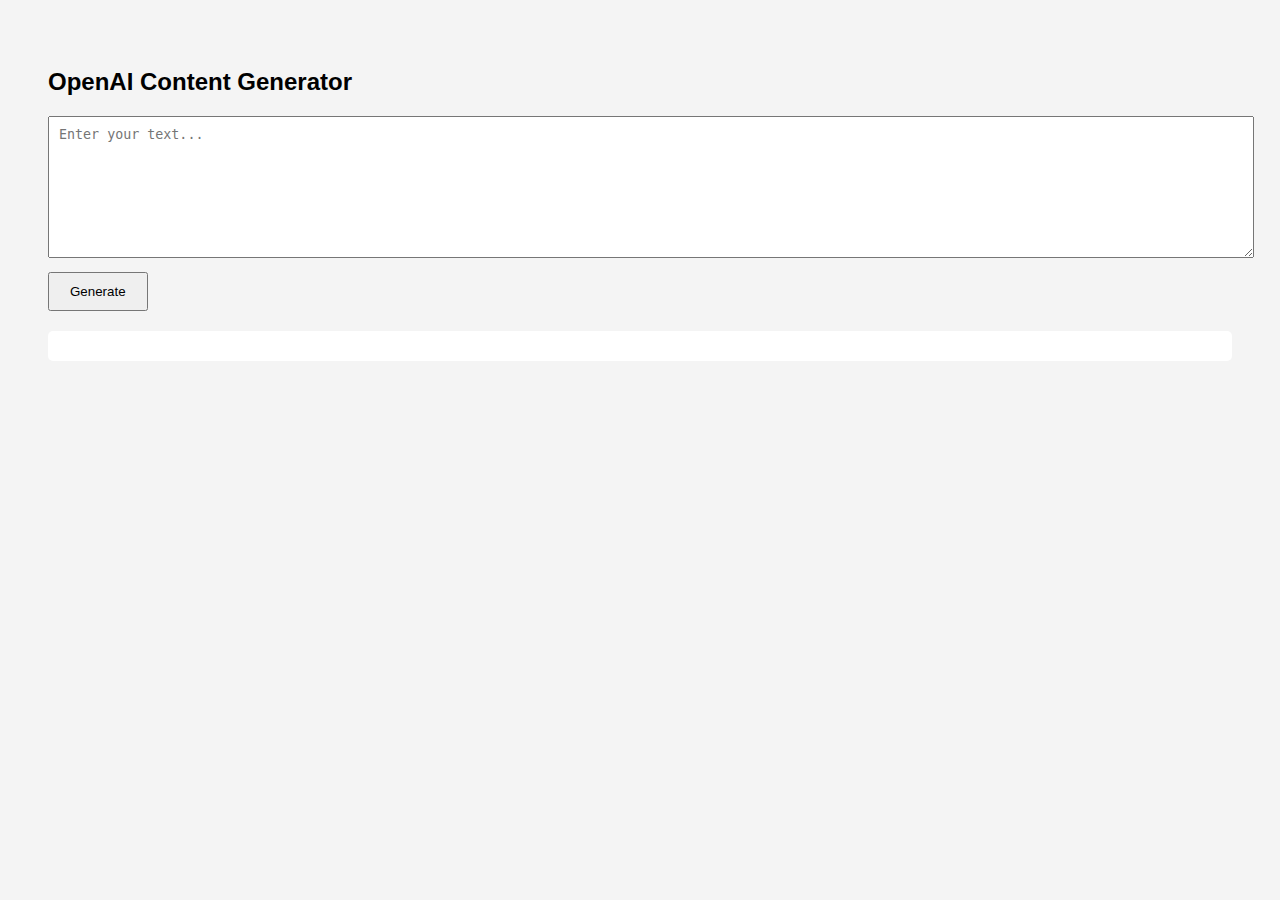
<file: skillgadiBE Django/templates/index.html>
<!DOCTYPE html>
<html>
<head>
    <title>Django OpenAI Demo</title>
    <style>
        body {
            font-family: Arial;
            background: #f4f4f4;
            padding: 40px;
        }
        textarea {
            width: 100%;
            height: 120px;
            padding: 10px;
        }
        button {
            padding: 10px 20px;
            margin-top: 10px;
            cursor: pointer;
        }
        #output {
            margin-top: 20px;
            background: white;
            padding: 15px;
            border-radius: 5px;
        }
    </style>
</head>
<body>

<h2>OpenAI Content Generator</h2>

<textarea id="prompt" placeholder="Enter your text..."></textarea><br>
<button onclick="generate()">Generate</button>

<div id="output"></div>

<script>
function generate() {
    const text = document.getElementById("prompt").value;
    document.getElementById("output").innerHTML = "Generating...";

    fetch("/generate/", {
        method: "POST",
        headers: {
            "Content-Type": "application/json",
            "X-CSRFToken": getCookie("csrftoken")
        },
        body: JSON.stringify({ prompt: text })
    })
    .then(res => res.json())
    .then(data => {
        document.getElementById("output").innerText = data.result;
    });
}

function getCookie(name) {
    let cookieValue = null;
    if (document.cookie && document.cookie !== '') {
        const cookies = document.cookie.split(';');
        for (let c of cookies) {
            c = c.trim();
            if (c.startsWith(name + '=')) {
                cookieValue = decodeURIComponent(c.substring(name.length + 1));
                break;
            }
        }
    }
    return cookieValue;
}
</script>

</body>
</html>
</file>
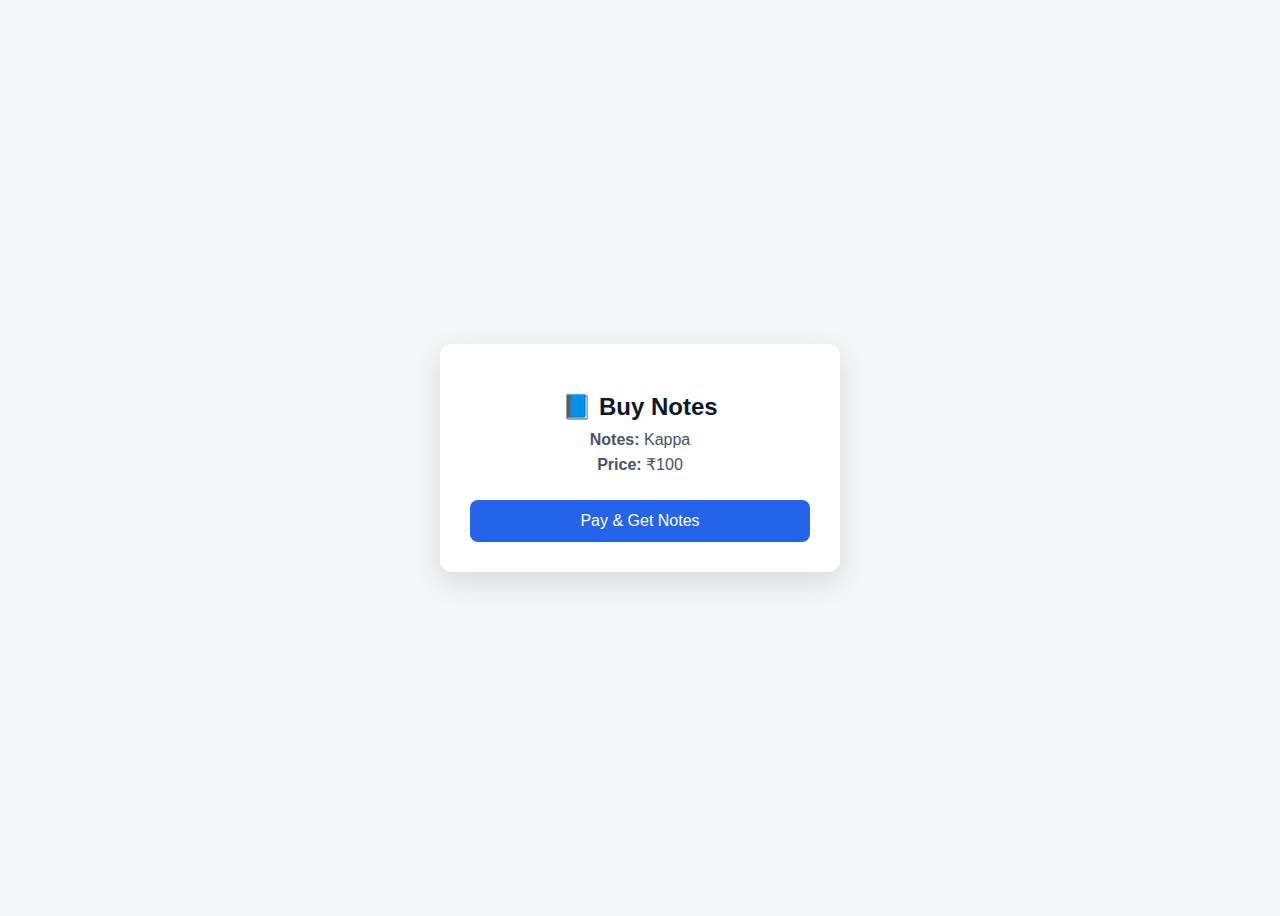
<file: Skillgadi BE SpringBoot/src/main/resources/static/buy-notes.html>
<!DOCTYPE html>
<html lang="en">
<head>
  <meta charset="UTF-8" />
  <title>SkillGadi | Buy Notes</title>

  <!-- Razorpay SDK -->
  <script src="https://checkout.razorpay.com/v1/checkout.js"></script>

  <style>
    body {
      font-family: Arial, Helvetica, sans-serif;
      background: #f4f6f8;
      height: 100vh;
      display: flex;
      justify-content: center;
      align-items: center;
    }

    .card {
      background: #ffffff;
      width: 340px;
      padding: 30px;
      border-radius: 12px;
      box-shadow: 0 10px 30px rgba(0,0,0,0.12);
      text-align: center;
    }

    .card h2 {
      margin-bottom: 10px;
      color: #0f172a;
    }

    .card p {
      margin: 6px 0;
      color: #475569;
    }

    button {
      margin-top: 20px;
      width: 100%;
      padding: 12px;
      font-size: 16px;
      border: none;
      border-radius: 8px;
      cursor: pointer;
      background: #2563eb;
      color: #ffffff;
    }

    button:hover {
      background: #1e40af;
    }
  </style>
</head>
<body>

<div class="card">
  <h2>📘 Buy Notes</h2>
  <p><strong>Notes:</strong> Kappa</p>
  <p><strong>Price:</strong> ₹100</p>

  <button onclick="startPayment()">Pay & Get Notes</button>
</div>

<script>
/* 🔐 JWT TOKEN (provided by you) */
const TOKEN =
"eyJhbGciOiJIUzI1NiJ9.eyJzdWIiOiJha0BnbWFpbC5jb20iLCJyb2xlIjoiVVNFUiIsImlhdCI6MTc2NjU2OTkwOSwiZXhwIjoxNzY2NjU2MzA5fQ.cQrBb5Ad80TVLaZGvEpnJyTMdo0_D7H1DzbfL24y_bo";

async function startPayment() {

  /* 1️⃣ CREATE ORDER (AUTH REQUIRED) */
  const orderResponse = await fetch(
    "http://localhost:9000/payments/notes/create-order",
    {
      method: "POST",
      headers: {
        "Content-Type": "application/json",
        "Authorization": "Bearer " + TOKEN
      },
      body: JSON.stringify({
        amount: 100,
        email: "anjaneyakumar1804@gmail.com",
        notes: "kappa",
        link: "https://github.com/Anjaneyakumar18"
      })
    }
  );

  if (!orderResponse.ok) {
    alert("Unauthorized or Order creation failed");
    return;
  }

  const order = await orderResponse.json();

  /* 2️⃣ RAZORPAY CHECKOUT */
  const options = {
    key: "rzp_test_RsCwC4mm7sFgPD", // 🔴 Replace with your Razorpay KEY_ID
    amount: order.amount,
    currency: "INR",
    name: "SkillGadi",
    description: "Notes Purchase",
    order_id: order.id,

    handler: async function (response) {

      /* 3️⃣ VERIFY PAYMENT (AUTH REQUIRED) */
      const verifyResponse = await fetch(
        "http://localhost:9000/payments/notes/verify-payment",
        {
          method: "POST",
          headers: {
            "Content-Type": "application/json",
            "Authorization": "Bearer " + TOKEN
          },
          body: JSON.stringify({
            razorpay_payment_id: response.razorpay_payment_id,
            razorpay_order_id: response.razorpay_order_id,
            razorpay_signature: response.razorpay_signature,
            email: "anjaneyakumar1804@gmail.com",
            notes: "kappa",
            link: "https://github.com/Anjaneyakumar18"
          })
        }
      );

      const result = await verifyResponse.text();
      alert(result);
    },

    theme: {
      color: "#2563eb"
    }
  };

  const rzp = new Razorpay(options);
  rzp.open();
}
</script>

</body>
</html>
</file>
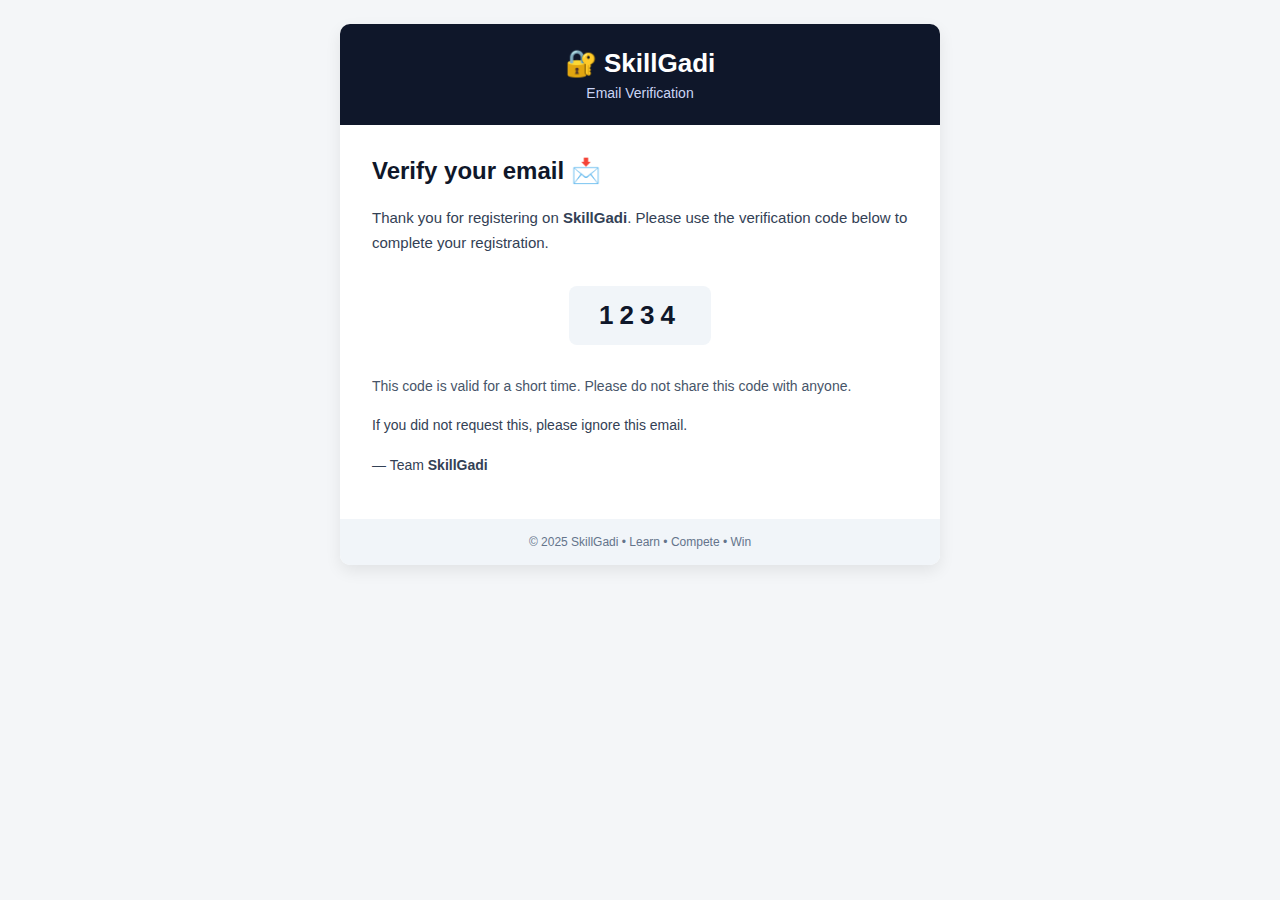
<file: Skillgadi BE SpringBoot/src/main/resources/templates/email-verification.html>
<!DOCTYPE html>
<html xmlns:th="http://www.thymeleaf.org">
<head>
    <meta charset="UTF-8">
    <title>Email Verification - SkillGadi</title>
</head>

<body style="margin:0;padding:0;background-color:#f4f6f8;font-family:Arial,Helvetica,sans-serif;">

<table width="100%" cellpadding="0" cellspacing="0">
    <tr>
        <td align="center">

            <table width="600" cellpadding="0" cellspacing="0"
                   style="background:#ffffff;margin:24px;border-radius:10px;
                          box-shadow:0 6px 16px rgba(0,0,0,0.08);">

                <!-- HEADER -->
                <tr>
                    <td style="padding:24px;background:#0f172a;color:#ffffff;
                               text-align:center;border-radius:10px 10px 0 0;">
                        <h1 style="margin:0;font-size:26px;">🔐 SkillGadi</h1>
                        <p style="margin:6px 0 0;font-size:14px;color:#cbd5f5;">
                            Email Verification
                        </p>
                    </td>
                </tr>

                <!-- BODY -->
                <tr>
                    <td style="padding:32px;color:#334155;">

                        <h2 style="margin-top:0;color:#0f172a;">
                            Verify your email 📩
                        </h2>

                        <p style="font-size:15px;line-height:1.7;">
                            Thank you for registering on <strong>SkillGadi</strong>.
                            Please use the verification code below to complete your registration.
                        </p>

                        <!-- OTP BOX -->
                        <div style="margin:30px 0;text-align:center;">
                            <span style="display:inline-block;
                                         background:#f1f5f9;
                                         padding:14px 30px;
                                         font-size:26px;
                                         letter-spacing:6px;
                                         font-weight:bold;
                                         color:#0f172a;
                                         border-radius:8px;">
                                <span th:text="${otp}">1234</span>
                            </span>
                        </div>

                        <p style="font-size:14px;line-height:1.6;color:#475569;">
                            This code is valid for a short time.  
                            Please do not share this code with anyone.
                        </p>

                        <p style="margin-top:20px;font-size:14px;">
                            If you did not request this, please ignore this email.
                        </p>

                        <p style="margin-top:24px;font-size:14px;">
                            — Team <strong>SkillGadi</strong>
                        </p>

                    </td>
                </tr>

                <!-- FOOTER -->
                <tr>
                    <td style="padding:16px;text-align:center;font-size:12px;
                               color:#64748b;background:#f1f5f9;
                               border-radius:0 0 10px 10px;">
                        © 2025 SkillGadi • Learn • Compete • Win
                    </td>
                </tr>

            </table>

        </td>
    </tr>
</table>

</body>
</html>
</file>
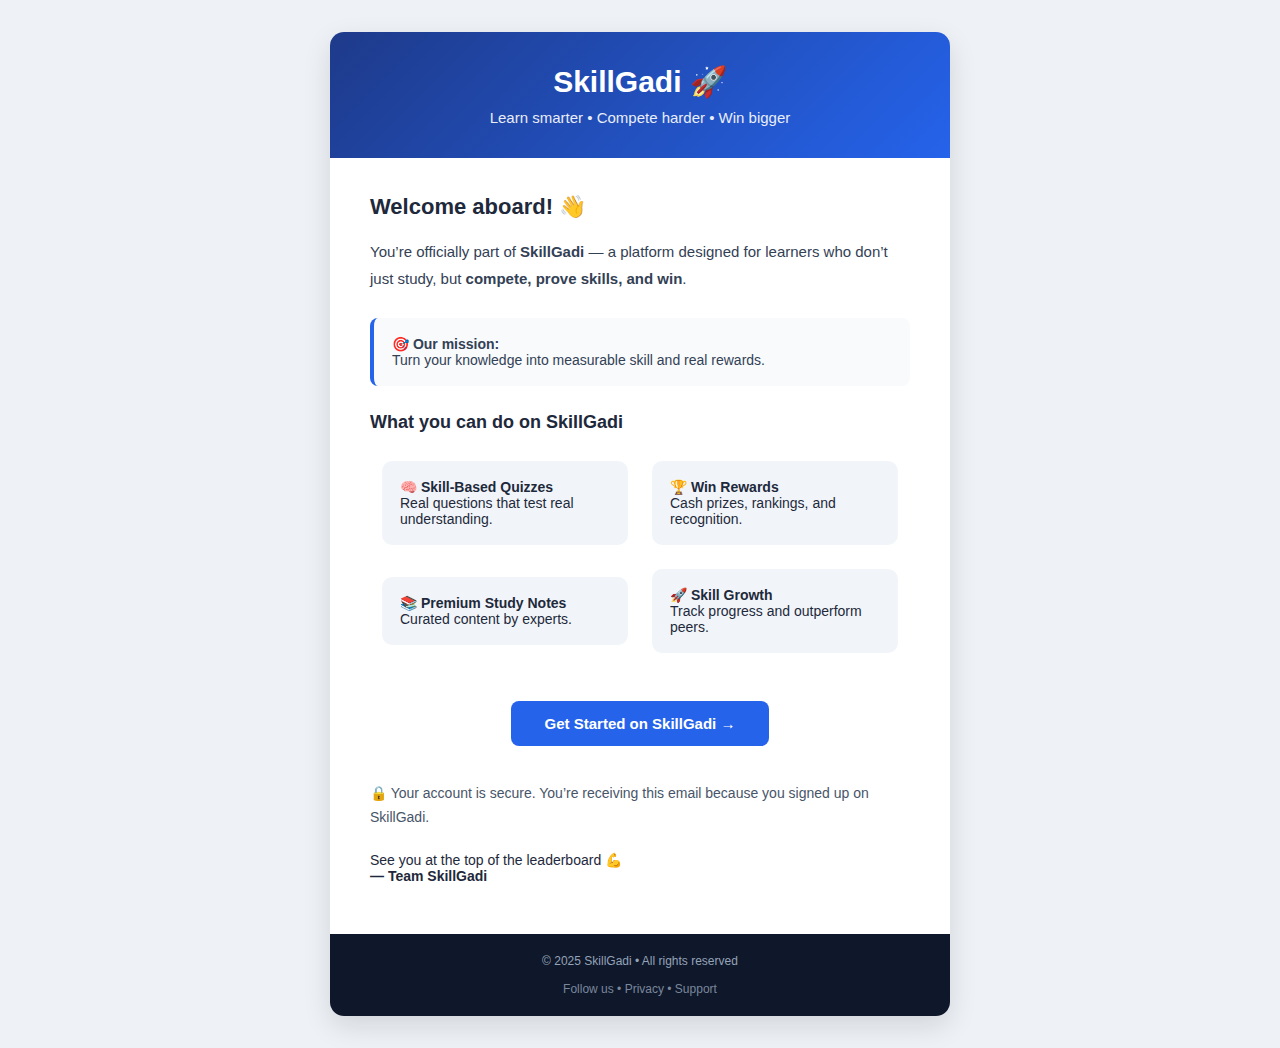
<file: Skillgadi BE SpringBoot/src/main/resources/templates/greeting-mail.html>
<!DOCTYPE html>
<html xmlns:th="http://www.thymeleaf.org">
<head>
    <meta charset="UTF-8">
    <title>Welcome to SkillGadi</title>
</head>

<body style="margin:0;padding:0;background:#eef2f7;font-family:'Segoe UI',Arial,Helvetica,sans-serif;">

<table width="100%" cellpadding="0" cellspacing="0" style="background:#eef2f7;">
    <tr>
        <td align="center" style="padding:32px 12px;">

            <!-- MAIN CONTAINER -->
            <table width="620" cellpadding="0" cellspacing="0"
                   style="background:#ffffff;border-radius:14px;
                          box-shadow:0 10px 28px rgba(0,0,0,0.12);
                          overflow:hidden;">

                <!-- HEADER -->
                <tr>
                    <td style="padding:32px;
                               background:linear-gradient(135deg,#1e3a8a,#2563eb);
                               color:#ffffff;
                               text-align:center;">
                        <h1 style="margin:0;font-size:30px;font-weight:700;">
                            SkillGadi 🚀
                        </h1>
                        <p style="margin:10px 0 0;
                                  font-size:15px;
                                  opacity:0.9;">
                            Learn smarter • Compete harder • Win bigger
                        </p>
                    </td>
                </tr>

                <!-- BODY -->
                <tr>
                    <td style="padding:36px 40px;color:#1e293b;">

                        <h2 style="margin-top:0;font-size:22px;">
                            Welcome aboard! 👋
                        </h2>

                        <p style="font-size:15px;line-height:1.8;color:#334155;">
                            You’re officially part of <strong>SkillGadi</strong> — a platform
                            designed for learners who don’t just study,
                            but <strong>compete, prove skills, and win</strong>.
                        </p>

                        <!-- HIGHLIGHT BOX -->
                        <table width="100%" cellpadding="0" cellspacing="0"
                               style="margin:26px 0;background:#f8fafc;
                                      border-left:4px solid #2563eb;
                                      border-radius:8px;">
                            <tr>
                                <td style="padding:18px;font-size:14px;color:#334155;">
                                    🎯 <strong>Our mission:</strong><br>
                                    Turn your knowledge into measurable skill
                                    and real rewards.
                                </td>
                            </tr>
                        </table>

                        <!-- FEATURES -->
                        <h3 style="margin-bottom:16px;font-size:18px;">
                            What you can do on SkillGadi
                        </h3>

                        <table width="100%" cellpadding="0" cellspacing="0">
                            <tr>
                                <td width="50%" style="padding:12px;">
                                    <div style="background:#f1f5f9;
                                                border-radius:10px;
                                                padding:18px;
                                                font-size:14px;">
                                        🧠 <strong>Skill-Based Quizzes</strong><br>
                                        Real questions that test real understanding.
                                    </div>
                                </td>
                                <td width="50%" style="padding:12px;">
                                    <div style="background:#f1f5f9;
                                                border-radius:10px;
                                                padding:18px;
                                                font-size:14px;">
                                        🏆 <strong>Win Rewards</strong><br>
                                        Cash prizes, rankings, and recognition.
                                    </div>
                                </td>
                            </tr>
                            <tr>
                                <td width="50%" style="padding:12px;">
                                    <div style="background:#f1f5f9;
                                                border-radius:10px;
                                                padding:18px;
                                                font-size:14px;">
                                        📚 <strong>Premium Study Notes</strong><br>
                                        Curated content by experts.
                                    </div>
                                </td>
                                <td width="50%" style="padding:12px;">
                                    <div style="background:#f1f5f9;
                                                border-radius:10px;
                                                padding:18px;
                                                font-size:14px;">
                                        🚀 <strong>Skill Growth</strong><br>
                                        Track progress and outperform peers.
                                    </div>
                                </td>
                            </tr>
                        </table>

                        <!-- CTA -->
                        <div style="text-align:center;margin:36px 0;">
                            <a href="#"
                               style="background:#2563eb;
                                      color:#ffffff;
                                      text-decoration:none;
                                      padding:14px 34px;
                                      border-radius:8px;
                                      font-size:15px;
                                      font-weight:600;
                                      display:inline-block;">
                                Get Started on SkillGadi →
                            </a>
                        </div>

                        <!-- TRUST -->
                        <p style="font-size:14px;color:#475569;line-height:1.7;">
                            🔒 Your account is secure.  
                            You’re receiving this email because you signed up on SkillGadi.
                        </p>

                        <p style="margin-top:22px;font-size:14px;">
                            See you at the top of the leaderboard 💪<br>
                            <strong>— Team SkillGadi</strong>
                        </p>

                    </td>
                </tr>

                <!-- FOOTER -->
                <tr>
                    <td style="padding:20px;
                               background:#0f172a;
                               color:#94a3b8;
                               text-align:center;
                               font-size:12px;">
                        © 2025 SkillGadi • All rights reserved <br><br>
                        <span style="opacity:0.8;">
                            Follow us • Privacy • Support
                        </span>
                    </td>
                </tr>

            </table>

        </td>
    </tr>
</table>

</body>
</html>
</file>
